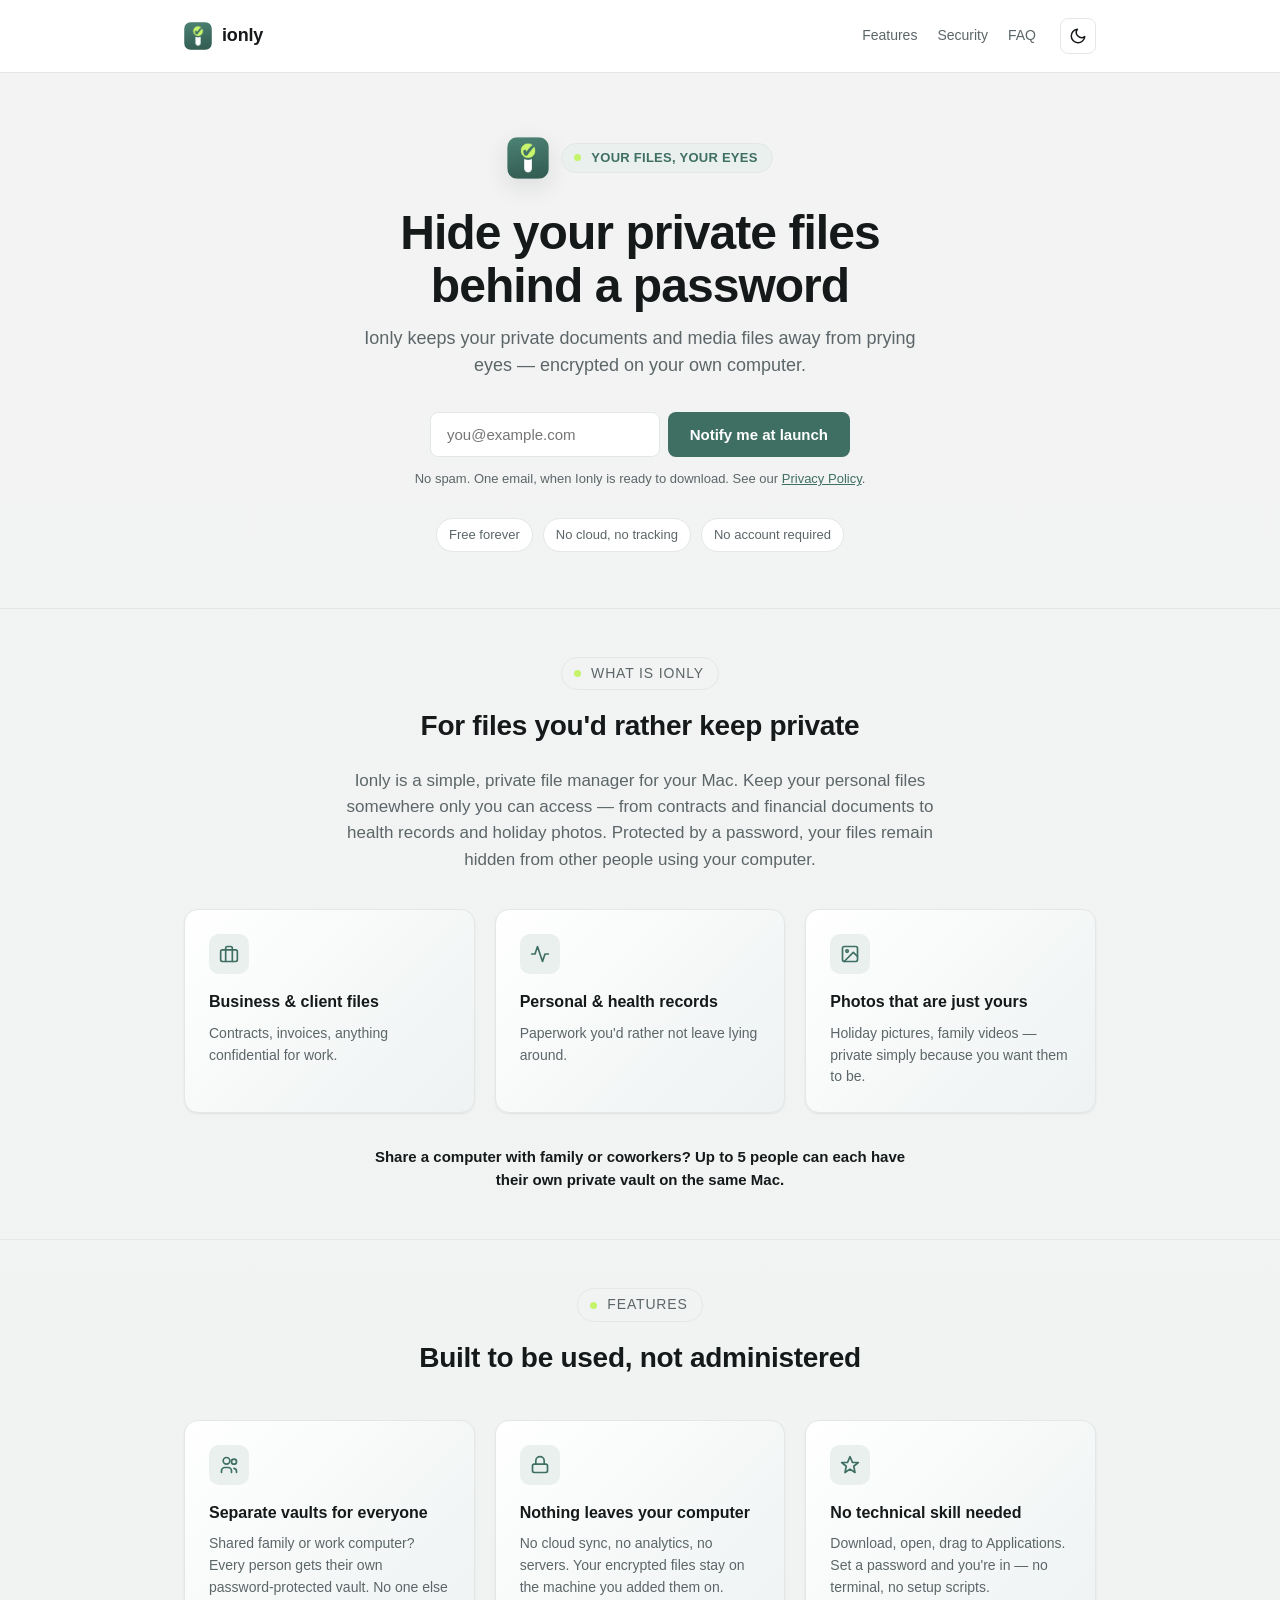
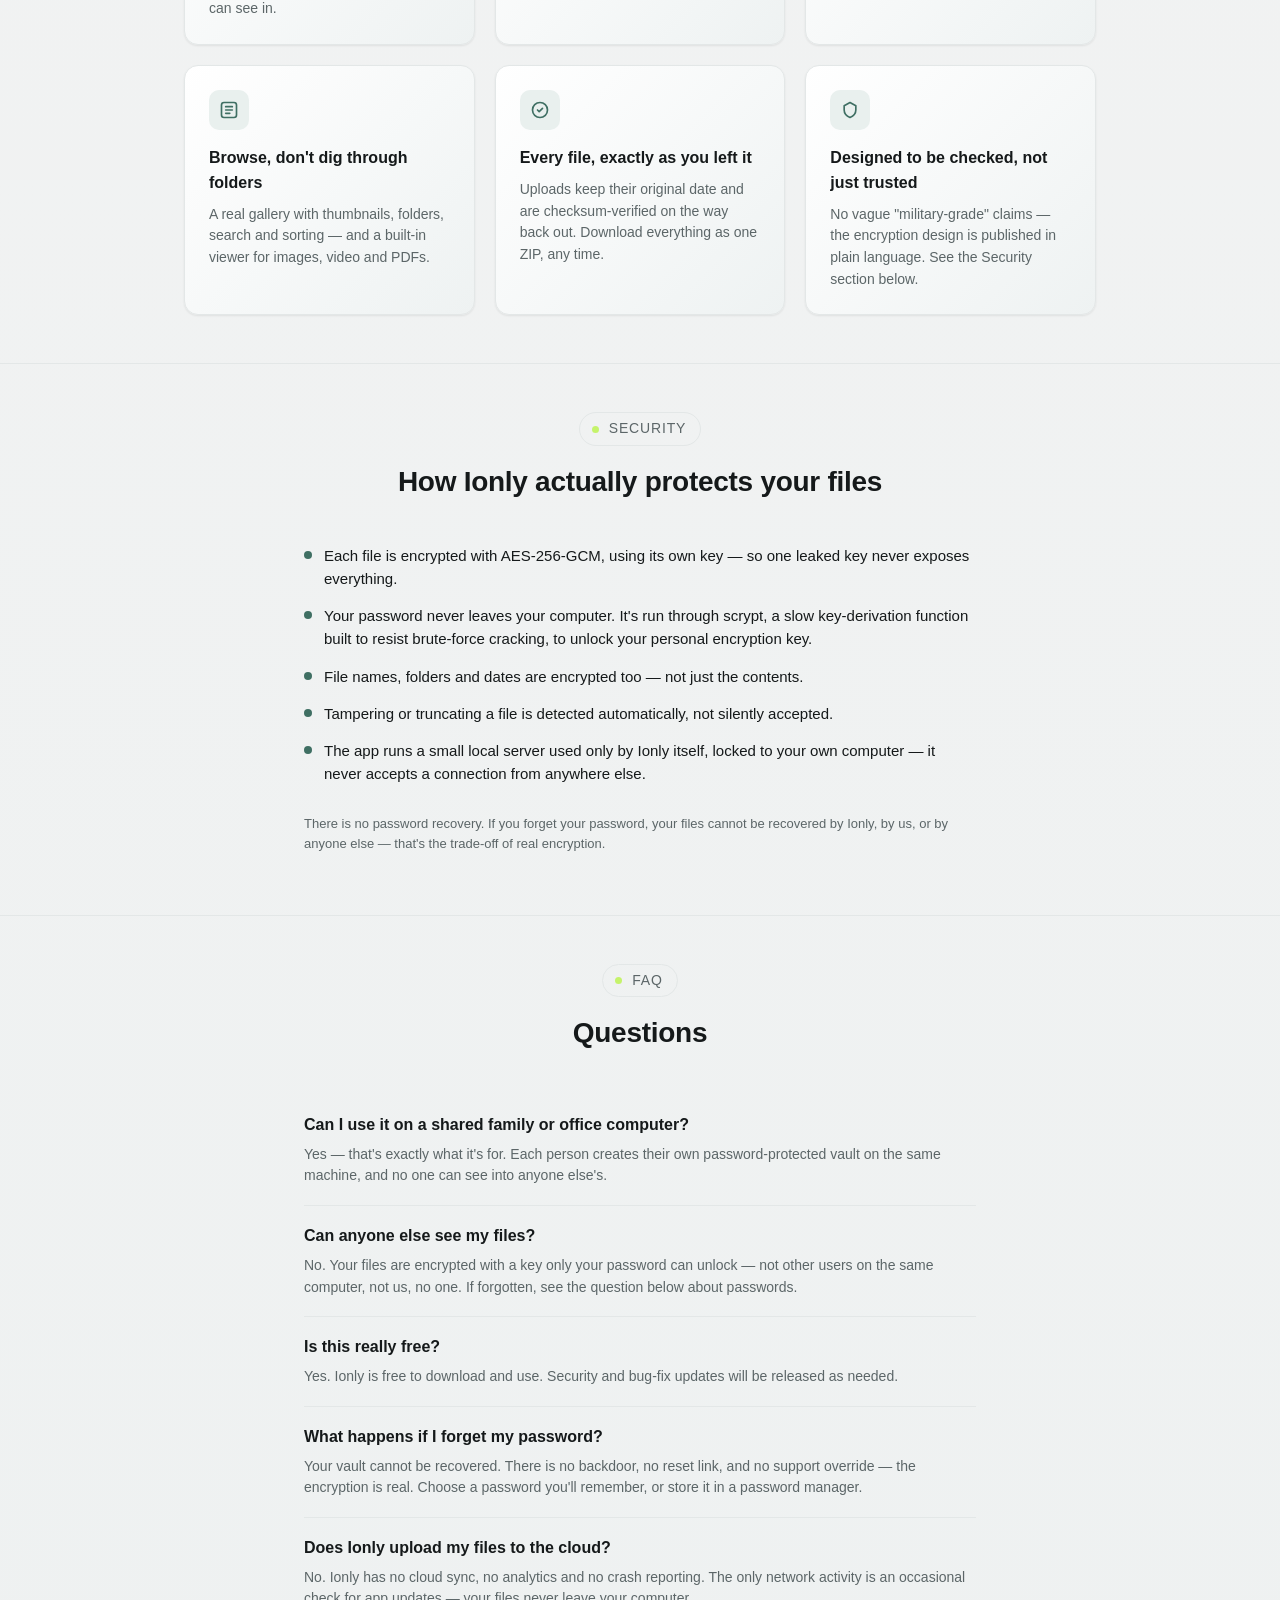
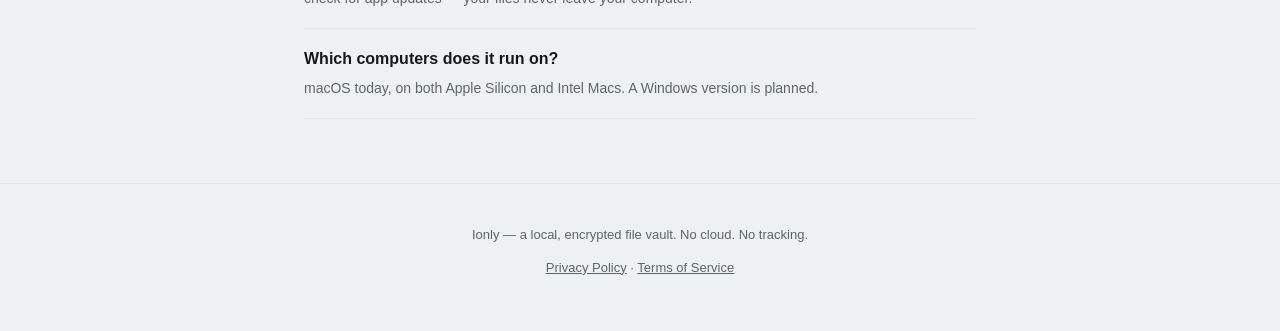
<file: index.html>
<!doctype html>
<html lang="en">
<head>
  <meta charset="utf-8" />
  <meta name="viewport" content="width=device-width, initial-scale=1" />
  <title>Ionly — Your files, your eyes</title>
  <meta name="description" content="Ionly is a local, password-protected file vault for your Mac. Your photos, videos and documents stay encrypted on your own computer — nothing is ever uploaded." />
  <link rel="icon" href="assets/icon.png" />
  <link rel="stylesheet" href="styles.css" />
  <script>
    // Applied before first paint so a saved theme choice never flashes the other mode.
    (function () {
      try {
        var t = localStorage.getItem("ionly-theme");
        if (t === "light" || t === "dark") document.documentElement.setAttribute("data-theme", t);
      } catch (e) {}
    })();
  </script>
</head>
<body>

  <header>
    <div class="wrap">
      <a class="brand" href="index.html">
        <img src="assets/icon.png" alt="" />
        <span>ionly</span>
      </a>
      <div class="header-right">
        <nav class="nav">
          <a href="index.html#features">Features</a>
          <a href="index.html#security">Security</a>
          <a href="index.html#faq">FAQ</a>
        </nav>
        <button id="theme-toggle" class="theme-toggle" type="button" aria-label="Switch to dark mode">
          <svg class="icon-sun" viewBox="0 0 24 24" fill="none" stroke="currentColor" stroke-width="2" stroke-linecap="round" stroke-linejoin="round"><circle cx="12" cy="12" r="4"/><path d="M12 2v2M12 20v2M4.93 4.93l1.41 1.41M17.66 17.66l1.41 1.41M2 12h2M20 12h2M4.93 19.07l1.41-1.41M17.66 6.34l1.41-1.41"/></svg>
          <svg class="icon-moon" viewBox="0 0 24 24" fill="none" stroke="currentColor" stroke-width="2" stroke-linecap="round" stroke-linejoin="round"><path d="M21 12.79A9 9 0 1 1 11.21 3a7 7 0 0 0 9.79 9.79z"/></svg>
        </button>
      </div>
    </div>
  </header>

  <section class="hero">
    <div class="wrap">
      <div class="hero-top">
        <img class="icon" src="assets/icon.png" alt="Ionly app icon" />
        <span class="slogan"><span class="pulse-dot"></span>Your files, your eyes</span>
      </div>
      <h1>Hide your private files<br />behind a password</h1>
      <p class="lede">
        Ionly keeps your private documents and media files away from prying
        eyes — encrypted on your own computer.
      </p>

      <div id="mlb2-48994911" class="ml-form-embedContainer ml-subscribe-form ml-subscribe-form-48994911 signup-wrap">
        <div class="ml-form-embedBody row-form">
          <form class="ml-block-form signup" id="notify-form"
                action="https://assets.mailerlite.com/jsonp/1737253/forms/205033091295610342/subscribe"
                method="post" target="_blank">
            <div class="ml-form-formContent">
              <div class="ml-form-fieldRow ml-last-item">
                <div class="ml-field-group ml-field-email ml-validate-email ml-validate-required">
                  <input type="email" id="notify-email" name="fields[email]" placeholder="you@example.com"
                         required aria-label="Email address" autocomplete="email" />
                </div>
              </div>
            </div>
            <input type="hidden" name="ml-submit" value="1" />
            <div class="ml-form-embedSubmit">
              <button type="submit" class="btn primary">Notify me at launch</button>
              <button disabled="disabled" style="display: none;" type="button" class="loading">Sending…</button>
            </div>
            <input type="hidden" name="anticsrf" value="true" />
          </form>
        </div>
        <div class="ml-form-successBody row-success" style="display: none">
          <p class="form-success">Thanks — we'll let you know the moment it's ready.</p>
        </div>
      </div>
      <p class="form-note">No spam. One email, when Ionly is ready to download. See our
        <a href="privacy.html">Privacy Policy</a>.</p>

      <div class="badge-row">
        <span class="badge">Free forever</span>
        <span class="badge">No cloud, no tracking</span>
        <span class="badge">No account required</span>
      </div>
    </div>
  </section>

  <section class="about" id="about">
    <div class="wrap">
      <div class="eyebrow"><span class="eyebrow-pill"><span class="pulse-dot"></span>What is Ionly</span></div>
      <h2>For files you'd rather keep private</h2>
      <p class="about-lede">
        Ionly is a simple, private file manager for your Mac. Keep your personal files
        somewhere only you can access — from contracts and financial documents to health
        records and holiday photos. Protected by a password, your files remain hidden
        from other people using your computer.
      </p>

      <div class="grid">
        <div class="card">
          <div class="glyph">
            <svg viewBox="0 0 24 24" fill="none" stroke="currentColor" stroke-width="2" stroke-linecap="round" stroke-linejoin="round"><rect x="2" y="7" width="20" height="14" rx="2"/><path d="M16 21V5a2 2 0 0 0-2-2h-4a2 2 0 0 0-2 2v16"/></svg>
          </div>
          <h3>Business &amp; client files</h3>
          <p>Contracts, invoices, anything confidential for work.</p>
        </div>

        <div class="card">
          <div class="glyph">
            <svg viewBox="0 0 24 24" fill="none" stroke="currentColor" stroke-width="2" stroke-linecap="round" stroke-linejoin="round"><path d="M22 12h-4l-3 9L9 3l-3 9H2"/></svg>
          </div>
          <h3>Personal &amp; health records</h3>
          <p>Paperwork you'd rather not leave lying around.</p>
        </div>

        <div class="card">
          <div class="glyph">
            <svg viewBox="0 0 24 24" fill="none" stroke="currentColor" stroke-width="2" stroke-linecap="round" stroke-linejoin="round"><rect x="3" y="3" width="18" height="18" rx="2"/><circle cx="8.5" cy="8.5" r="1.5"/><path d="M21 15l-5-5L5 21"/></svg>
          </div>
          <h3>Photos that are just yours</h3>
          <p>Holiday pictures, family videos — private simply because you want them to be.</p>
        </div>
      </div>

      <p class="about-note">Share a computer with family or coworkers? Up to 5 people can each have their own private vault on the same Mac.</p>
    </div>
  </section>

  <section class="features" id="features">
    <div class="wrap">
      <div class="eyebrow"><span class="eyebrow-pill"><span class="pulse-dot"></span>Features</span></div>
      <h2>Built to be used, not administered</h2>
      <div class="grid">

        <div class="card">
          <div class="glyph">
            <svg viewBox="0 0 24 24" fill="none" stroke="currentColor" stroke-width="2" stroke-linecap="round" stroke-linejoin="round"><circle cx="9" cy="7" r="4"/><path d="M3 21v-2a4 4 0 0 1 4-4h4a4 4 0 0 1 4 4v2"/><circle cx="18" cy="8" r="3"/><path d="M21 21v-1.5a3.5 3.5 0 0 0-3-3.46"/></svg>
          </div>
          <h3>Separate vaults for everyone</h3>
          <p>Shared family or work computer? Every person gets their own password-protected vault. No one else can see in.</p>
        </div>

        <div class="card">
          <div class="glyph">
            <svg viewBox="0 0 24 24" fill="none" stroke="currentColor" stroke-width="2" stroke-linecap="round" stroke-linejoin="round"><rect x="3" y="11" width="18" height="10" rx="2"/><path d="M7 11V7a5 5 0 0 1 10 0v4"/></svg>
          </div>
          <h3>Nothing leaves your computer</h3>
          <p>No cloud sync, no analytics, no servers. Your encrypted files stay on the machine you added them on.</p>
        </div>

        <div class="card">
          <div class="glyph">
            <svg viewBox="0 0 24 24" fill="none" stroke="currentColor" stroke-width="2" stroke-linecap="round" stroke-linejoin="round"><path d="M12 2l3 7h7l-5.5 4.5L18 21l-6-4-6 4 1.5-7.5L2 9h7z"/></svg>
          </div>
          <h3>No technical skill needed</h3>
          <p>Download, open, drag to Applications. Set a password and you're in — no terminal, no setup scripts.</p>
        </div>

        <div class="card">
          <div class="glyph">
            <svg viewBox="0 0 24 24" fill="none" stroke="currentColor" stroke-width="2" stroke-linecap="round" stroke-linejoin="round"><rect x="3" y="3" width="18" height="18" rx="3"/><path d="M8 12h8M8 8h8M8 16h5"/></svg>
          </div>
          <h3>Browse, don't dig through folders</h3>
          <p>A real gallery with thumbnails, folders, search and sorting — and a built-in viewer for images, video and PDFs.</p>
        </div>

        <div class="card">
          <div class="glyph">
            <svg viewBox="0 0 24 24" fill="none" stroke="currentColor" stroke-width="2" stroke-linecap="round" stroke-linejoin="round"><path d="M9 12l2 2 4-4"/><circle cx="12" cy="12" r="9"/></svg>
          </div>
          <h3>Every file, exactly as you left it</h3>
          <p>Uploads keep their original date and are checksum-verified on the way back out. Download everything as one ZIP, any time.</p>
        </div>

        <div class="card">
          <div class="glyph">
            <svg viewBox="0 0 24 24" fill="none" stroke="currentColor" stroke-width="2" stroke-linecap="round" stroke-linejoin="round"><path d="M12 3l7 4v5c0 5-3.5 7.5-7 9-3.5-1.5-7-4-7-9V7z"/></svg>
          </div>
          <h3>Designed to be checked, not just trusted</h3>
          <p>No vague "military-grade" claims — the encryption design is published in plain language. See the Security section below.</p>
        </div>

      </div>
    </div>
  </section>

  <section class="security" id="security">
    <div class="wrap">
      <div class="eyebrow"><span class="eyebrow-pill"><span class="pulse-dot"></span>Security</span></div>
      <h2>How Ionly actually protects your files</h2>
      <ul>
        <li><span class="dot"></span> Each file is encrypted with AES-256-GCM, using its own key — so one leaked key never exposes everything.</li>
        <li><span class="dot"></span> Your password never leaves your computer. It's run through scrypt, a slow key-derivation function built to resist brute-force cracking, to unlock your personal encryption key.</li>
        <li><span class="dot"></span> File names, folders and dates are encrypted too — not just the contents.</li>
        <li><span class="dot"></span> Tampering or truncating a file is detected automatically, not silently accepted.</li>
        <li><span class="dot"></span> The app runs a small local server used only by Ionly itself, locked to your own computer — it never accepts a connection from anywhere else.</li>
      </ul>
      <p class="fine">
        There is no password recovery. If you forget your password, your files cannot be
        recovered by Ionly, by us, or by anyone else — that's the trade-off of real encryption.
      </p>
    </div>
  </section>

  <section class="faq" id="faq">
    <div class="wrap">
      <div class="eyebrow"><span class="eyebrow-pill"><span class="pulse-dot"></span>FAQ</span></div>
      <h2>Questions</h2>

      <div class="faq-item">
        <h3>Can I use it on a shared family or office computer?</h3>
        <p>Yes — that's exactly what it's for. Each person creates their own password-protected vault on the same machine, and no one can see into anyone else's.</p>
      </div>

      <div class="faq-item">
        <h3>Can anyone else see my files?</h3>
        <p>No. Your files are encrypted with a key only your password can unlock — not other users on the same computer, not us, no one. If forgotten, see the question below about passwords.</p>
      </div>

      <div class="faq-item">
        <h3>Is this really free?</h3>
        <p>Yes. Ionly is free to download and use. Security and bug-fix updates will be released as needed.</p>
      </div>

      <div class="faq-item">
        <h3>What happens if I forget my password?</h3>
        <p>Your vault cannot be recovered. There is no backdoor, no reset link, and no support override — the encryption is real. Choose a password you'll remember, or store it in a password manager.</p>
      </div>

      <div class="faq-item">
        <h3>Does Ionly upload my files to the cloud?</h3>
        <p>No. Ionly has no cloud sync, no analytics and no crash reporting. The only network activity is an occasional check for app updates — your files never leave your computer.</p>
      </div>

      <div class="faq-item">
        <h3>Which computers does it run on?</h3>
        <p>macOS today, on both Apple Silicon and Intel Macs. A Windows version is planned.</p>
      </div>
    </div>
  </section>

  <footer>
    <div class="wrap">
      <p>Ionly — a local, encrypted file vault. No cloud. No tracking.</p>
      <p><a href="privacy.html">Privacy Policy</a> · <a href="terms.html">Terms of Service</a></p>
    </div>
  </footer>

  <script>
    // MailerLite's own success callback — toggles the two containers above
    // once their script intercepts the submit instead of navigating away.
    function ml_webform_success_48994911() {
      var $ = ml_jQuery || jQuery;
      $('.ml-subscribe-form-48994911 .row-success').show();
      $('.ml-subscribe-form-48994911 .row-form').hide();
    }
  </script>
  <script src="https://groot.mailerlite.com/js/w/webforms.min.js?v83147fa8ce2d95cb73ece7f28b469519"></script>
  <script>
    // MailerLite's own "form was shown" ping — no cookies, no personal data.
    fetch('https://assets.mailerlite.com/jsonp/1737253/forms/205033091295610342/takel');
  </script>
  <script src="theme.js"></script>

</body>
</html>
</file>
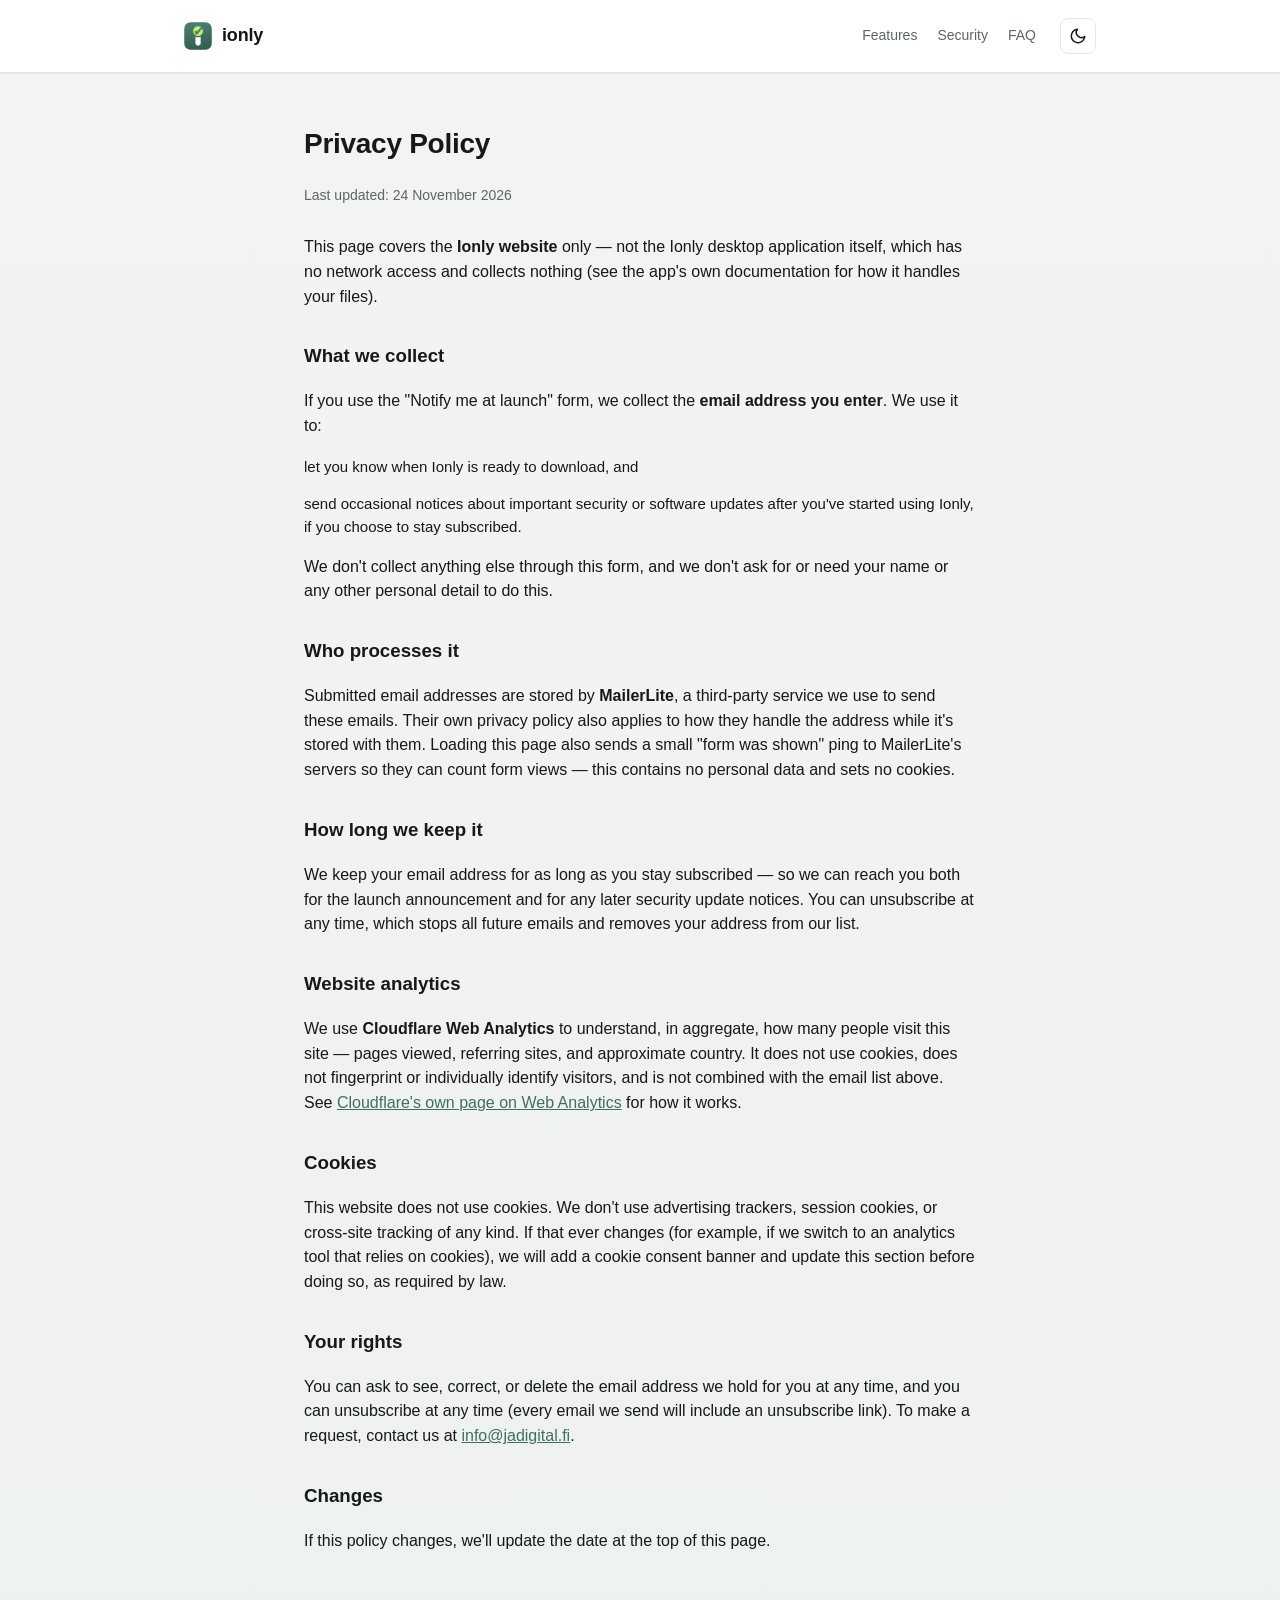
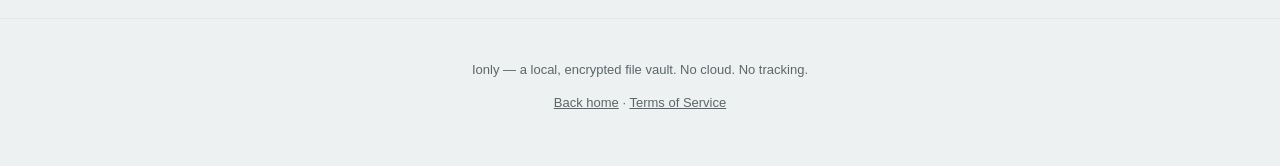
<file: privacy.html>
<!doctype html>
<html lang="en">
<head>
  <meta charset="utf-8" />
  <meta name="viewport" content="width=device-width, initial-scale=1" />
  <title>Privacy Policy — Ionly</title>
  <meta name="description" content="What Ionly's website collects, why, and how to have it removed." />
  <link rel="icon" href="assets/icon.png" />
  <link rel="stylesheet" href="styles.css" />
  <script>
    // Applied before first paint so a saved theme choice never flashes the other mode.
    (function () {
      try {
        var t = localStorage.getItem("ionly-theme");
        if (t === "light" || t === "dark") document.documentElement.setAttribute("data-theme", t);
      } catch (e) {}
    })();
  </script>
</head>
<body>

  <header>
    <div class="wrap">
      <a class="brand" href="index.html">
        <img src="assets/icon.png" alt="" />
        <span>ionly</span>
      </a>
      <div class="header-right">
        <nav class="nav">
          <a href="index.html#features">Features</a>
          <a href="index.html#security">Security</a>
          <a href="index.html#faq">FAQ</a>
        </nav>
        <button id="theme-toggle" class="theme-toggle" type="button" aria-label="Switch to dark mode">
          <svg class="icon-sun" viewBox="0 0 24 24" fill="none" stroke="currentColor" stroke-width="2" stroke-linecap="round" stroke-linejoin="round"><circle cx="12" cy="12" r="4"/><path d="M12 2v2M12 20v2M4.93 4.93l1.41 1.41M17.66 17.66l1.41 1.41M2 12h2M20 12h2M4.93 19.07l1.41-1.41M17.66 6.34l1.41-1.41"/></svg>
          <svg class="icon-moon" viewBox="0 0 24 24" fill="none" stroke="currentColor" stroke-width="2" stroke-linecap="round" stroke-linejoin="round"><path d="M21 12.79A9 9 0 1 1 11.21 3a7 7 0 0 0 9.79 9.79z"/></svg>
        </button>
      </div>
    </div>
  </header>

  <section class="security">
    <div class="wrap">
      <h2 style="text-align:left; margin-bottom: 20px;">Privacy Policy</h2>
      <p style="color: var(--muted); font-size: 14px; margin-bottom: 28px;">Last updated: 24 November 2026</p>

      <p>This page covers the <strong>Ionly website</strong> only — not the Ionly
      desktop application itself, which has no network access and collects nothing
      (see the app's own documentation for how it handles your files).</p>

      <h3 style="margin-top: 32px;">What we collect</h3>
      <p>If you use the "Notify me at launch" form, we collect the <strong>email
      address you enter</strong>. We use it to:</p>
      <ul>
        <li>let you know when Ionly is ready to download, and</li>
        <li>send occasional notices about important security or software updates
        after you've started using Ionly, if you choose to stay subscribed.</li>
      </ul>
      <p>We don't collect anything else through this form, and we don't ask for
      or need your name or any other personal detail to do this.</p>

      <h3 style="margin-top: 32px;">Who processes it</h3>
      <p>Submitted email addresses are stored by <strong>MailerLite</strong>, a
      third-party service we use to send these emails. Their own privacy
      policy also applies to how they handle the address while it's stored
      with them. Loading this page also sends a small "form was shown" ping
      to MailerLite's servers so they can count form views — this contains no
      personal data and sets no cookies.</p>

      <h3 style="margin-top: 32px;">How long we keep it</h3>
      <p>We keep your email address for as long as you stay subscribed — so we
      can reach you both for the launch announcement and for any later security
      update notices. You can unsubscribe at any time, which stops all future
      emails and removes your address from our list.</p>

      <h3 style="margin-top: 32px;">Website analytics</h3>
      <p>We use <strong>Cloudflare Web Analytics</strong> to understand, in
      aggregate, how many people visit this site — pages viewed, referring
      sites, and approximate country. It does not use cookies, does not
      fingerprint or individually identify visitors, and is not combined with
      the email list above. See
      <a href="https://www.cloudflare.com/web-analytics/" target="_blank" rel="noopener">Cloudflare's own page on Web Analytics</a>
      for how it works.</p>

      <h3 style="margin-top: 32px;">Cookies</h3>
      <p>This website does not use cookies. We don't use advertising trackers,
      session cookies, or cross-site tracking of any kind. If that ever changes
      (for example, if we switch to an analytics tool that relies on cookies),
      we will add a cookie consent banner and update this section before doing
      so, as required by law.</p>

      <h3 style="margin-top: 32px;">Your rights</h3>
      <p>You can ask to see, correct, or delete the email address we hold for
      you at any time, and you can unsubscribe at any time (every email we send
      will include an unsubscribe link). To make a request, contact us at
      <a href="mailto:info@jadigital.fi">info@jadigital.fi</a>.</p>

      <h3 style="margin-top: 32px;">Changes</h3>
      <p>If this policy changes, we'll update the date at the top of this page.</p>
    </div>
  </section>

  <footer>
    <div class="wrap">
      <p>Ionly — a local, encrypted file vault. No cloud. No tracking.</p>
      <p><a href="index.html">Back home</a> · <a href="terms.html">Terms of Service</a></p>
    </div>
  </footer>

  <script src="theme.js"></script>

</body>
</html>
</file>
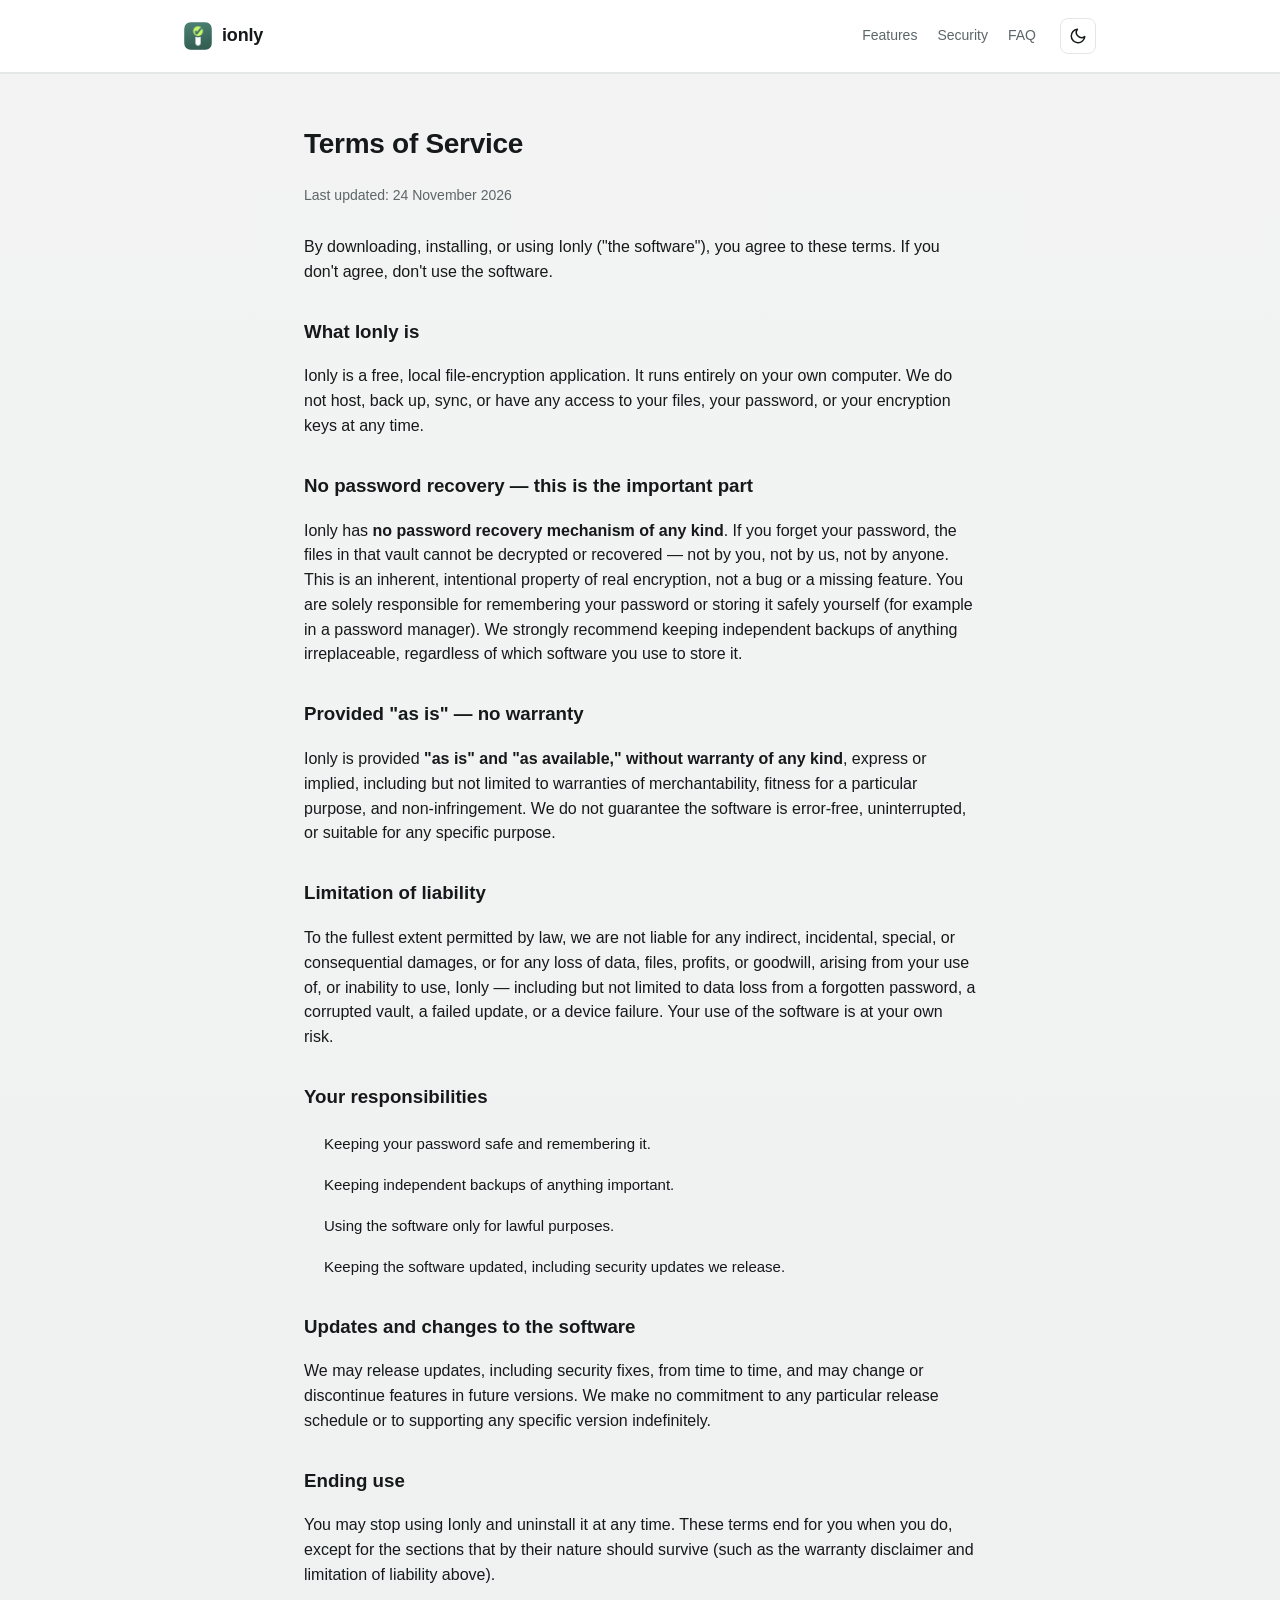
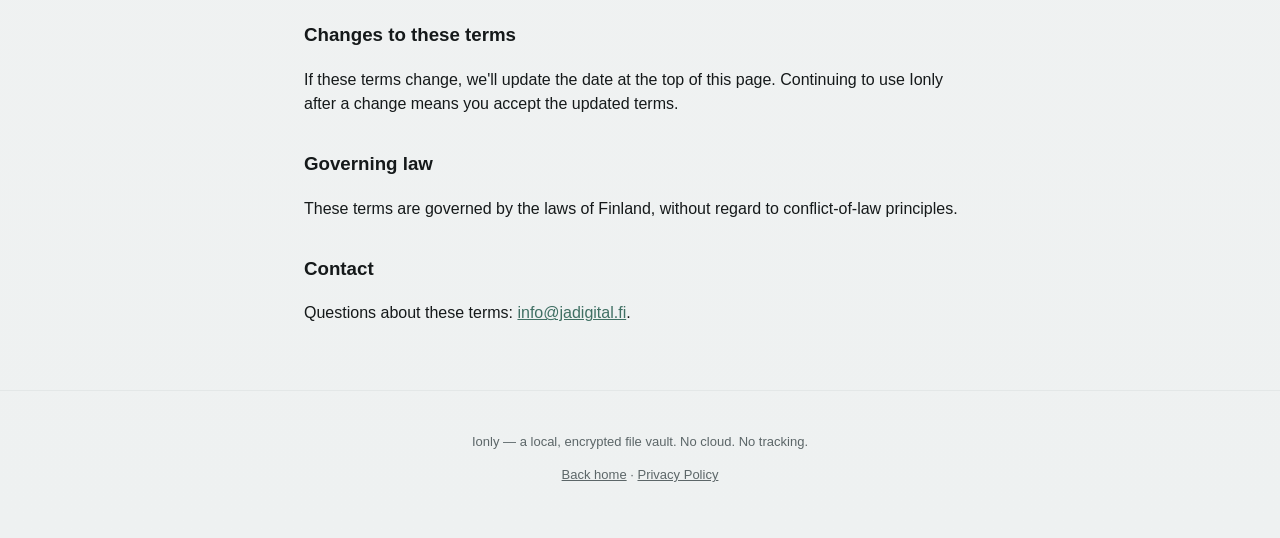
<file: terms.html>
<!doctype html>
<html lang="en">
<head>
  <meta charset="utf-8" />
  <meta name="viewport" content="width=device-width, initial-scale=1" />
  <title>Terms of Service — Ionly</title>
  <meta name="description" content="The terms for downloading and using Ionly." />
  <link rel="icon" href="assets/icon.png" />
  <link rel="stylesheet" href="styles.css" />
  <script>
    // Applied before first paint so a saved theme choice never flashes the other mode.
    (function () {
      try {
        var t = localStorage.getItem("ionly-theme");
        if (t === "light" || t === "dark") document.documentElement.setAttribute("data-theme", t);
      } catch (e) {}
    })();
  </script>
</head>
<body>

  <header>
    <div class="wrap">
      <a class="brand" href="index.html">
        <img src="assets/icon.png" alt="" />
        <span>ionly</span>
      </a>
      <div class="header-right">
        <nav class="nav">
          <a href="index.html#features">Features</a>
          <a href="index.html#security">Security</a>
          <a href="index.html#faq">FAQ</a>
        </nav>
        <button id="theme-toggle" class="theme-toggle" type="button" aria-label="Switch to dark mode">
          <svg class="icon-sun" viewBox="0 0 24 24" fill="none" stroke="currentColor" stroke-width="2" stroke-linecap="round" stroke-linejoin="round"><circle cx="12" cy="12" r="4"/><path d="M12 2v2M12 20v2M4.93 4.93l1.41 1.41M17.66 17.66l1.41 1.41M2 12h2M20 12h2M4.93 19.07l1.41-1.41M17.66 6.34l1.41-1.41"/></svg>
          <svg class="icon-moon" viewBox="0 0 24 24" fill="none" stroke="currentColor" stroke-width="2" stroke-linecap="round" stroke-linejoin="round"><path d="M21 12.79A9 9 0 1 1 11.21 3a7 7 0 0 0 9.79 9.79z"/></svg>
        </button>
      </div>
    </div>
  </header>

  <section class="security">
    <div class="wrap">
      <h2 style="text-align:left; margin-bottom: 20px;">Terms of Service</h2>
      <p style="color: var(--muted); font-size: 14px; margin-bottom: 28px;">Last updated: 24 November 2026</p>

      <p>By downloading, installing, or using Ionly ("the software"), you agree
      to these terms. If you don't agree, don't use the software.</p>

      <h3 style="margin-top: 32px;">What Ionly is</h3>
      <p>Ionly is a free, local file-encryption application. It runs entirely
      on your own computer. We do not host, back up, sync, or have any access
      to your files, your password, or your encryption keys at any time.</p>

      <h3 style="margin-top: 32px;">No password recovery — this is the important part</h3>
      <p>Ionly has <strong>no password recovery mechanism of any kind</strong>.
      If you forget your password, the files in that vault cannot be
      decrypted or recovered — not by you, not by us, not by anyone. This is
      an inherent, intentional property of real encryption, not a bug or a
      missing feature. You are solely responsible for remembering your
      password or storing it safely yourself (for example in a password
      manager). We strongly recommend keeping independent backups of anything
      irreplaceable, regardless of which software you use to store it.</p>

      <h3 style="margin-top: 32px;">Provided "as is" — no warranty</h3>
      <p>Ionly is provided <strong>"as is" and "as available," without
      warranty of any kind</strong>, express or implied, including but not
      limited to warranties of merchantability, fitness for a particular
      purpose, and non-infringement. We do not guarantee the software is
      error-free, uninterrupted, or suitable for any specific purpose.</p>

      <h3 style="margin-top: 32px;">Limitation of liability</h3>
      <p>To the fullest extent permitted by law, we are not liable for any
      indirect, incidental, special, or consequential damages, or for any
      loss of data, files, profits, or goodwill, arising from your use of, or
      inability to use, Ionly — including but not limited to data loss from a
      forgotten password, a corrupted vault, a failed update, or a device
      failure. Your use of the software is at your own risk.</p>

      <h3 style="margin-top: 32px;">Your responsibilities</h3>
      <ul style="color: var(--text); line-height: 1.8; padding-left: 20px;">
        <li>Keeping your password safe and remembering it.</li>
        <li>Keeping independent backups of anything important.</li>
        <li>Using the software only for lawful purposes.</li>
        <li>Keeping the software updated, including security updates we release.</li>
      </ul>

      <h3 style="margin-top: 32px;">Updates and changes to the software</h3>
      <p>We may release updates, including security fixes, from time to time,
      and may change or discontinue features in future versions. We make no
      commitment to any particular release schedule or to supporting any
      specific version indefinitely.</p>

      <h3 style="margin-top: 32px;">Ending use</h3>
      <p>You may stop using Ionly and uninstall it at any time. These terms
      end for you when you do, except for the sections that by their nature
      should survive (such as the warranty disclaimer and limitation of
      liability above).</p>

      <h3 style="margin-top: 32px;">Changes to these terms</h3>
      <p>If these terms change, we'll update the date at the top of this page.
      Continuing to use Ionly after a change means you accept the updated terms.</p>

      <h3 style="margin-top: 32px;">Governing law</h3>
      <p>These terms are governed by the laws of Finland, without regard to
      conflict-of-law principles.</p>

      <h3 style="margin-top: 32px;">Contact</h3>
      <p>Questions about these terms: <a href="mailto:info@jadigital.fi">info@jadigital.fi</a>.</p>
    </div>
  </section>

  <footer>
    <div class="wrap">
      <p>Ionly — a local, encrypted file vault. No cloud. No tracking.</p>
      <p><a href="index.html">Back home</a> · <a href="privacy.html">Privacy Policy</a></p>
    </div>
  </footer>

  <script src="theme.js"></script>

</body>
</html>
</file>
<file: styles.css>
/* Ionly marketing site — same palette as the app (see Ionly/CLAUDE.md). */

:root {
  --bg: linear-gradient(180deg, #f3f3f3 0%, #eef1f1 100%);
  --surface: #ffffff;
  --card-bg: linear-gradient(135deg, #ffffff 0%, #eef2f2 100%);
  --border: #e3e7e7;
  --text: #15191a;
  --muted: #5c6668;
  --green: #3f6f63;
  --green-hover: #2b4f46;
  --green-tint: #e9f0ee;
  --shadow-sm: 0 1px 2px rgba(21, 25, 26, 0.08);
  --shadow-md: 0 8px 24px rgba(21, 25, 26, 0.1);
  --radius: 14px;
  --radius-sm: 8px;
  --max-width: 960px;
}

@media (prefers-color-scheme: dark) {
  :root {
    --bg: linear-gradient(180deg, #14241f 0%, #0d1714 100%);
    --surface: #17251f;
    --card-bg: linear-gradient(160deg, #1b2f28 0%, #0f1b17 100%);
    --border: #27372f;
    --text: #f2ede2;
    --muted: #a79f8f;
    --green: #5fa393;
    --green-hover: #7bbcac;
    --green-tint: #16251f;
    --shadow-sm: 0 1px 2px rgba(0, 0, 0, 0.3);
    --shadow-md: 0 8px 24px rgba(0, 0, 0, 0.35);
  }
}

/* Manual theme switch (header button) overrides the system preference above,
   regardless of which way prefers-color-scheme points. */
:root[data-theme="light"] {
  --bg: linear-gradient(180deg, #f3f3f3 0%, #eef1f1 100%);
  --surface: #ffffff;
  --card-bg: linear-gradient(135deg, #ffffff 0%, #eef2f2 100%);
  --border: #e3e7e7;
  --text: #15191a;
  --muted: #5c6668;
  --green: #3f6f63;
  --green-hover: #2b4f46;
  --green-tint: #e9f0ee;
  --shadow-sm: 0 1px 2px rgba(21, 25, 26, 0.08);
  --shadow-md: 0 8px 24px rgba(21, 25, 26, 0.1);
}

:root[data-theme="dark"] {
  --bg: linear-gradient(180deg, #14241f 0%, #0d1714 100%);
  --surface: #17251f;
  --card-bg: linear-gradient(160deg, #1b2f28 0%, #0f1b17 100%);
  --border: #27372f;
  --text: #f2ede2;
  --muted: #a79f8f;
  --green: #5fa393;
  --green-hover: #7bbcac;
  --green-tint: #16251f;
  --shadow-sm: 0 1px 2px rgba(0, 0, 0, 0.3);
  --shadow-md: 0 8px 24px rgba(0, 0, 0, 0.35);
}

* {
  box-sizing: border-box;
}

html {
  -webkit-text-size-adjust: 100%;
  scroll-behavior: smooth;
}

#features,
#security,
#faq {
  scroll-margin-top: 92px;
}

body {
  margin: 0;
  background: var(--bg);
  color: var(--text);
  font-family: -apple-system, BlinkMacSystemFont, "Segoe UI", Roboto, Helvetica, Arial, sans-serif;
  line-height: 1.55;
}

a {
  color: var(--green);
}

.wrap {
  max-width: var(--max-width);
  margin: 0 auto;
  padding: 0 24px;
}

/* ---------------------------------------------------------------- header */

header {
  position: sticky;
  top: 0;
  z-index: 50;
  padding: 18px 0;
  background: var(--surface);
  border-bottom: 1px solid var(--border);
}

header .wrap {
  display: flex;
  align-items: center;
  justify-content: space-between;
  gap: 16px;
  flex-wrap: wrap;
}

.brand {
  display: flex;
  align-items: center;
  gap: 10px;
  font-weight: 700;
  font-size: 18px;
  letter-spacing: -0.01em;
  color: var(--text);
  text-decoration: none;
  width: fit-content;
}

.brand img {
  width: 28px;
  height: 28px;
  border-radius: 7px;
}

.header-right {
  display: flex;
  align-items: center;
  gap: 24px;
}

.nav {
  display: flex;
  align-items: center;
  gap: 20px;
}

.nav a {
  font-size: 14px;
  font-weight: 500;
  color: var(--muted);
  text-decoration: none;
}

.nav a:hover {
  color: var(--text);
}

.theme-toggle {
  display: inline-flex;
  align-items: center;
  justify-content: center;
  width: 36px;
  height: 36px;
  padding: 0;
  border-radius: var(--radius-sm);
  border: 1px solid var(--border);
  background: var(--surface);
  color: var(--text);
  cursor: pointer;
}

.theme-toggle:hover {
  border-color: var(--green);
}

.theme-toggle svg {
  width: 18px;
  height: 18px;
}

/* Icon shown = the mode a click switches TO (moon while light, sun while dark). */
.theme-toggle .icon-sun { display: none; }
.theme-toggle .icon-moon { display: block; }

@media (prefers-color-scheme: dark) {
  .theme-toggle .icon-sun { display: block; }
  .theme-toggle .icon-moon { display: none; }
}

:root[data-theme="dark"] .theme-toggle .icon-sun { display: block; }
:root[data-theme="dark"] .theme-toggle .icon-moon { display: none; }
:root[data-theme="light"] .theme-toggle .icon-sun { display: none; }
:root[data-theme="light"] .theme-toggle .icon-moon { display: block; }

/* ------------------------------------------------------------------- hero */

.hero {
  text-align: center;
  padding: 64px 0 56px;
}

.hero-top {
  display: flex;
  align-items: center;
  justify-content: center;
  gap: 12px;
  margin-bottom: 28px;
}

.hero .icon {
  width: 42px;
  height: 42px;
  border-radius: 11px;
  box-shadow: var(--shadow-md);
}

.hero h1 {
  font-size: clamp(32px, 5vw, 48px);
  line-height: 1.1;
  letter-spacing: -0.02em;
  margin: 0 0 12px;
}

.slogan {
  display: inline-flex;
  align-items: center;
  gap: 10px;
  color: var(--green);
  background: var(--green-tint);
  border: 1px solid var(--border);
  padding: 4px 14px 4px 12px;
  border-radius: 999px;
  font-size: 13px;
  font-weight: 600;
  letter-spacing: 0.02em;
  text-transform: uppercase;
}

/* Small "this is live" indicator — a lime dot with a soft breathing glow,
   used in the slogan badge and the section eyebrows. */
.pulse-dot {
  display: inline-block;
  flex: none;
  width: 7px;
  height: 7px;
  border-radius: 50%;
  background: #c5f36b;
  animation: pulse-glow 2.6s ease-in-out infinite;
}

@keyframes pulse-glow {
  0%, 100% {
    box-shadow: 0 0 0 0 rgba(197, 243, 107, 0.5);
    opacity: 0.8;
  }
  50% {
    box-shadow: 0 0 7px 3px rgba(197, 243, 107, 0.55);
    opacity: 1;
  }
}

.hero p.lede {
  max-width: 560px;
  margin: 0 auto 32px;
  color: var(--muted);
  font-size: 18px;
}

.badge-row {
  display: flex;
  justify-content: center;
  gap: 10px;
  flex-wrap: wrap;
  margin-top: 28px;
}

.badge {
  font-size: 13px;
  color: var(--muted);
  border: 1px solid var(--border);
  background: var(--surface);
  padding: 6px 12px;
  border-radius: 999px;
}

/* ------------------------------------------------------------------ form */

.signup {
  display: flex;
  gap: 8px;
  justify-content: center;
  flex-wrap: wrap;
  max-width: 420px;
  margin: 0 auto;
}

/* MailerLite's embed wraps the real input/button in its own divs (needed
   for its script to find and intercept the form) — unwrap them for layout
   purposes so .signup still lays out as a plain flex row. */
.signup .ml-form-formContent,
.signup .ml-form-fieldRow,
.signup .ml-form-embedSubmit {
  display: contents;
}

.signup .ml-field-group {
  flex: 1;
  min-width: 220px;
}

.signup input[type="email"] {
  width: 100%;
  padding: 13px 16px;
  border-radius: var(--radius-sm);
  border: 1px solid var(--border);
  background: var(--surface);
  color: var(--text);
  font-size: 15px;
}

.signup-wrap {
  max-width: 420px;
  margin: 0 auto;
}

.signup-wrap .signup {
  max-width: none;
  margin: 0;
}

.signup input[type="email"]:focus {
  outline: 2px solid var(--green);
  outline-offset: 1px;
}

.btn {
  display: inline-flex;
  align-items: center;
  justify-content: center;
  padding: 13px 22px;
  border-radius: var(--radius-sm);
  border: none;
  background: var(--green);
  color: #ffffff;
  font-size: 15px;
  font-weight: 600;
  cursor: pointer;
  transition: background 0.15s ease;
  white-space: nowrap;
}

.btn:hover {
  background: var(--green-hover);
}

.form-note {
  font-size: 13px;
  color: var(--muted);
  margin-top: 12px;
}

.form-success {
  color: var(--green);
  font-weight: 600;
  margin: 0;
}

/* -------------------------------------------------------------- features */

.features {
  padding: 48px 0;
  border-top: 1px solid var(--border);
}

.features h2,
.security h2,
.faq h2,
.about h2 {
  text-align: center;
  font-size: 28px;
  letter-spacing: -0.01em;
  margin: 0 0 40px;
}

/* ---------------------------------------------------------------- about */

.about {
  padding: 48px 0;
  border-top: 1px solid var(--border);
}

.about h2 {
  margin-bottom: 20px;
}

.about-lede {
  max-width: 600px;
  margin: 0 auto 36px;
  text-align: center;
  color: var(--muted);
  font-size: 17px;
}

.about-note {
  max-width: 560px;
  margin: 32px auto 0;
  text-align: center;
  color: var(--text);
  font-size: 15px;
  font-weight: 560;
}

/* Small accent label above a section heading — same type styling as the
   header nav links, just uppercase and a little looser. */
.eyebrow {
  text-align: center;
  margin: 0 0 14px;
}

.eyebrow-pill {
  display: inline-flex;
  align-items: center;
  gap: 10px;
  font-size: 14px;
  font-weight: 500;
  color: var(--muted);
  text-transform: uppercase;
  letter-spacing: 0.06em;
  border: 1px solid var(--border);
  border-radius: 999px;
  padding: 5px 14px 5px 12px;
}

.grid {
  display: grid;
  grid-template-columns: repeat(3, 1fr);
  gap: 20px;
}

.card {
  background: var(--card-bg);
  border: 1px solid var(--border);
  border-radius: var(--radius);
  padding: 24px;
  box-shadow: var(--shadow-sm);
}

.card .glyph {
  width: 40px;
  height: 40px;
  border-radius: 10px;
  background: var(--green-tint);
  color: var(--green);
  display: flex;
  align-items: center;
  justify-content: center;
  margin-bottom: 16px;
}

.card .glyph svg {
  width: 20px;
  height: 20px;
}

.card h3 {
  font-size: 16px;
  margin: 0 0 8px;
}

.card p {
  font-size: 14px;
  color: var(--muted);
  margin: 0;
}

/* -------------------------------------------------------------- security */

.security {
  padding: 48px 0;
  border-top: 1px solid var(--border);
}

.security .wrap {
  max-width: 720px;
}

.security ul {
  list-style: none;
  margin: 0;
  padding: 0;
  display: grid;
  gap: 14px;
}

.security li {
  display: flex;
  gap: 12px;
  align-items: flex-start;
  font-size: 15px;
  color: var(--text);
}

.security li .dot {
  flex: none;
  width: 8px;
  height: 8px;
  border-radius: 50%;
  background: var(--green);
  margin-top: 7px;
}

.security .fine {
  margin-top: 28px;
  font-size: 13px;
  color: var(--muted);
}

/* ------------------------------------------------------------------- faq */

.faq {
  padding: 48px 0 64px;
  border-top: 1px solid var(--border);
}

.faq .wrap {
  max-width: 720px;
}

.faq-item {
  border-bottom: 1px solid var(--border);
  padding: 18px 0;
}

.faq-item:first-child {
  border-top: 1px solid var(--border);
}

.faq-item h3 {
  font-size: 16px;
  margin: 0 0 6px;
}

.faq-item p {
  font-size: 14px;
  color: var(--muted);
  margin: 0;
}

/* ---------------------------------------------------------------- footer */

footer {
  border-top: 1px solid var(--border);
  padding: 28px 0 40px;
  text-align: center;
  color: var(--muted);
  font-size: 13px;
}

footer a {
  color: var(--muted);
  text-decoration: underline;
}

/* --------------------------------------------------------------- mobile */

@media (max-width: 720px) {
  .grid {
    grid-template-columns: 1fr;
  }
  .signup {
    flex-direction: column;
  }
  .signup input[type="email"],
  .signup .btn {
    width: 100%;
  }
  header .wrap {
    justify-content: center;
    text-align: center;
  }
  .header-right {
    gap: 16px;
  }
  .nav {
    gap: 14px;
  }
}
</file>
